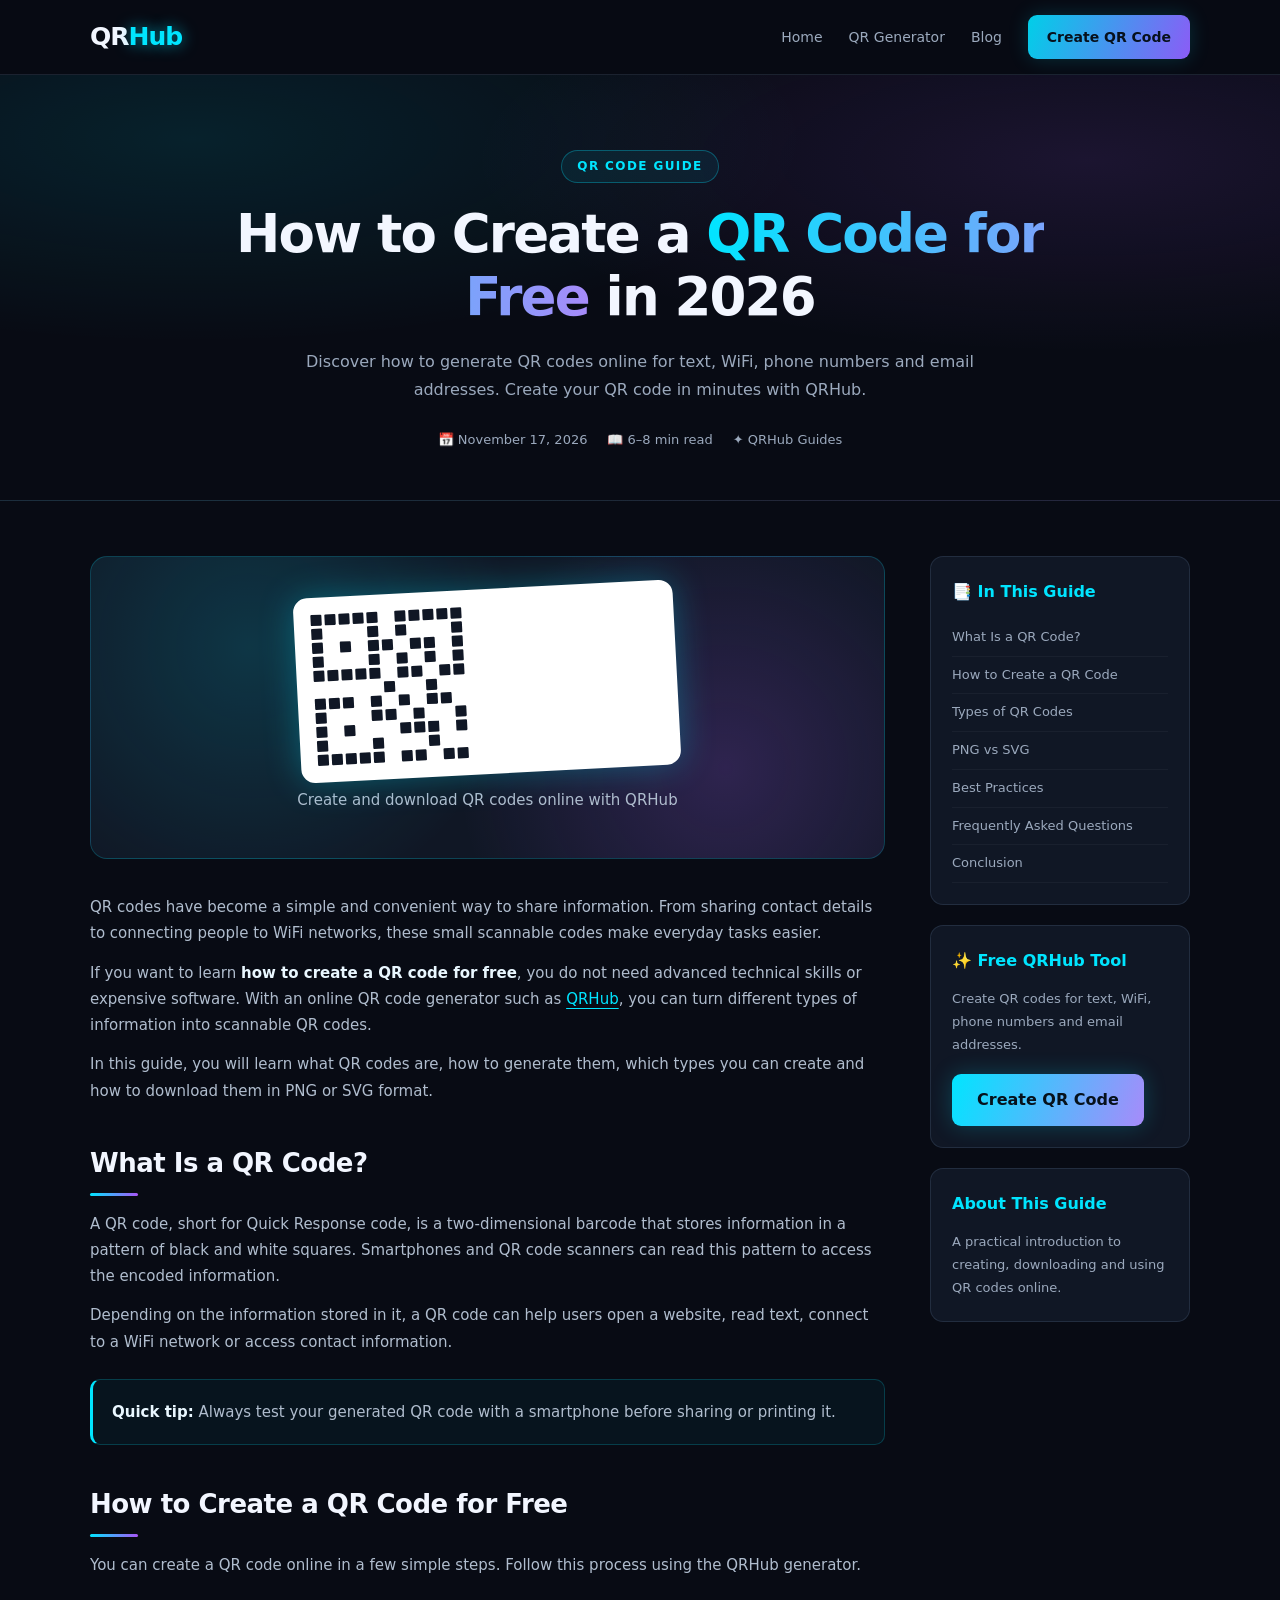
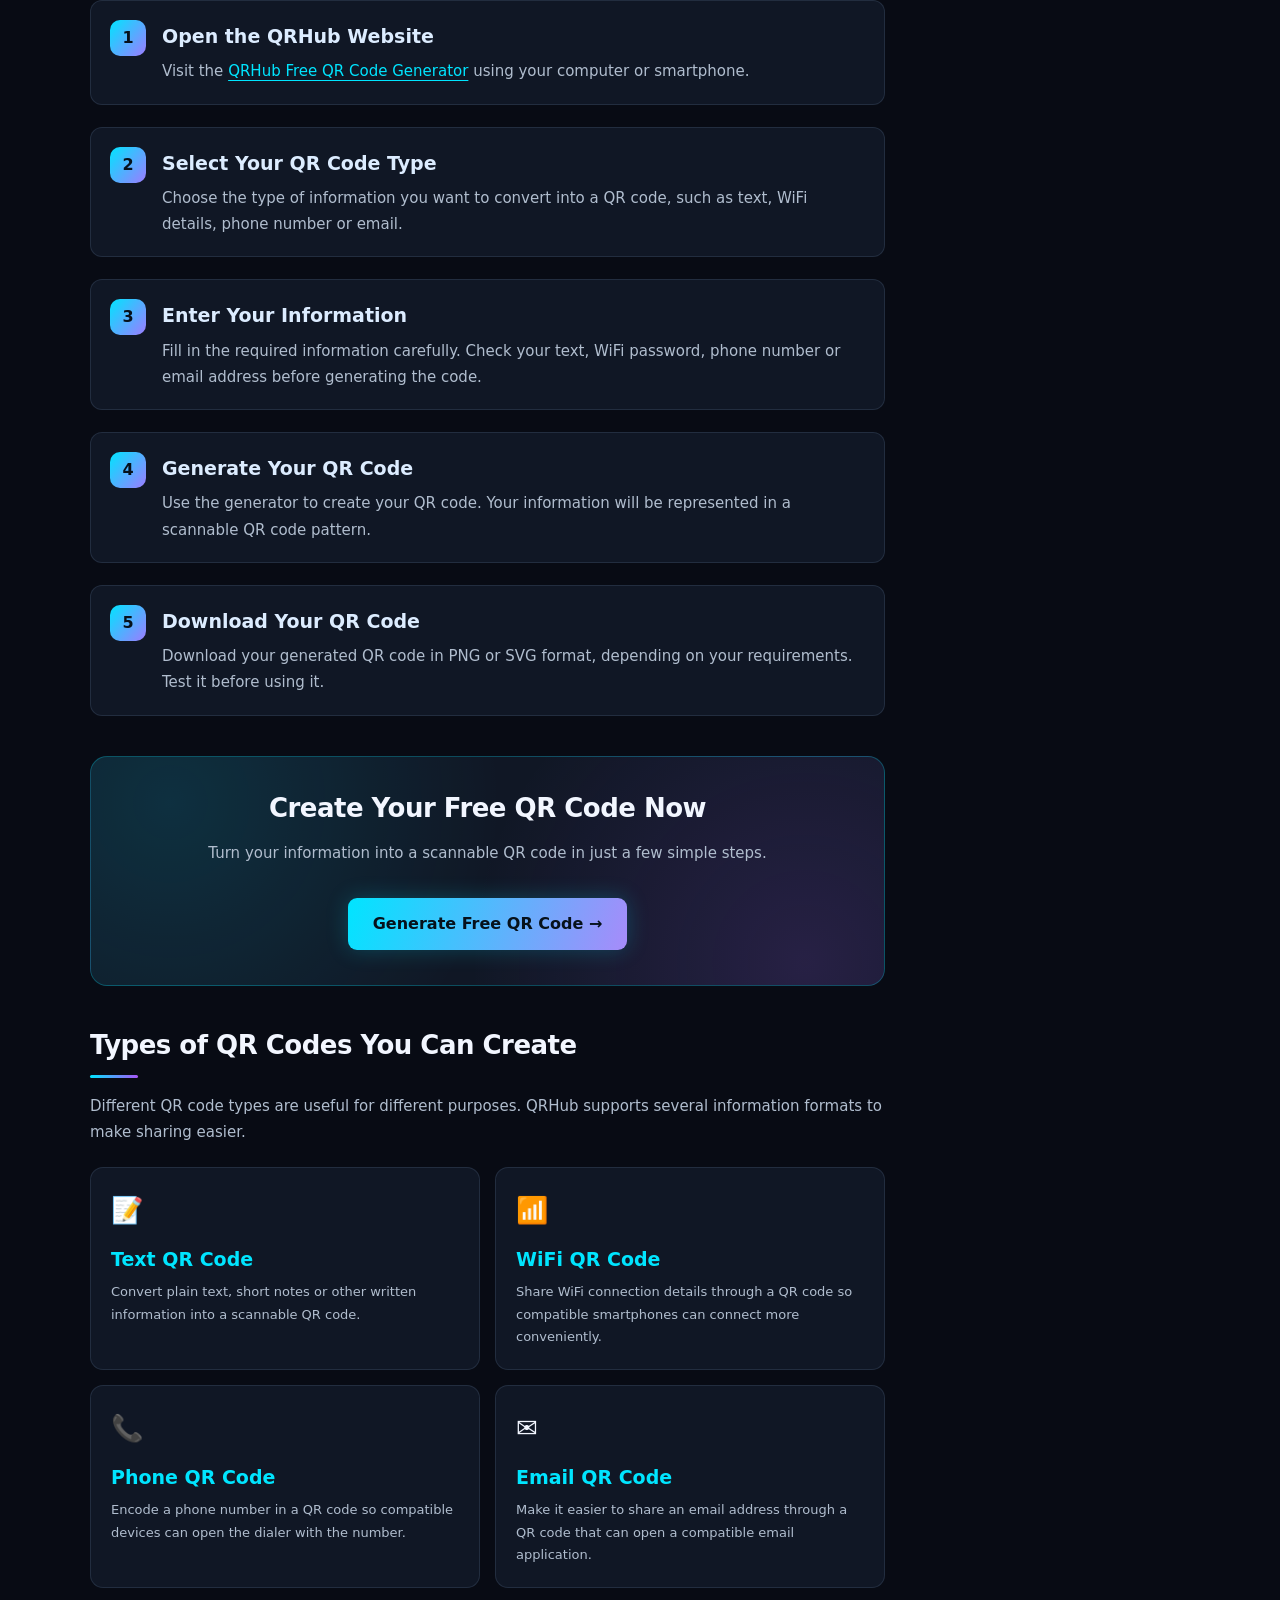
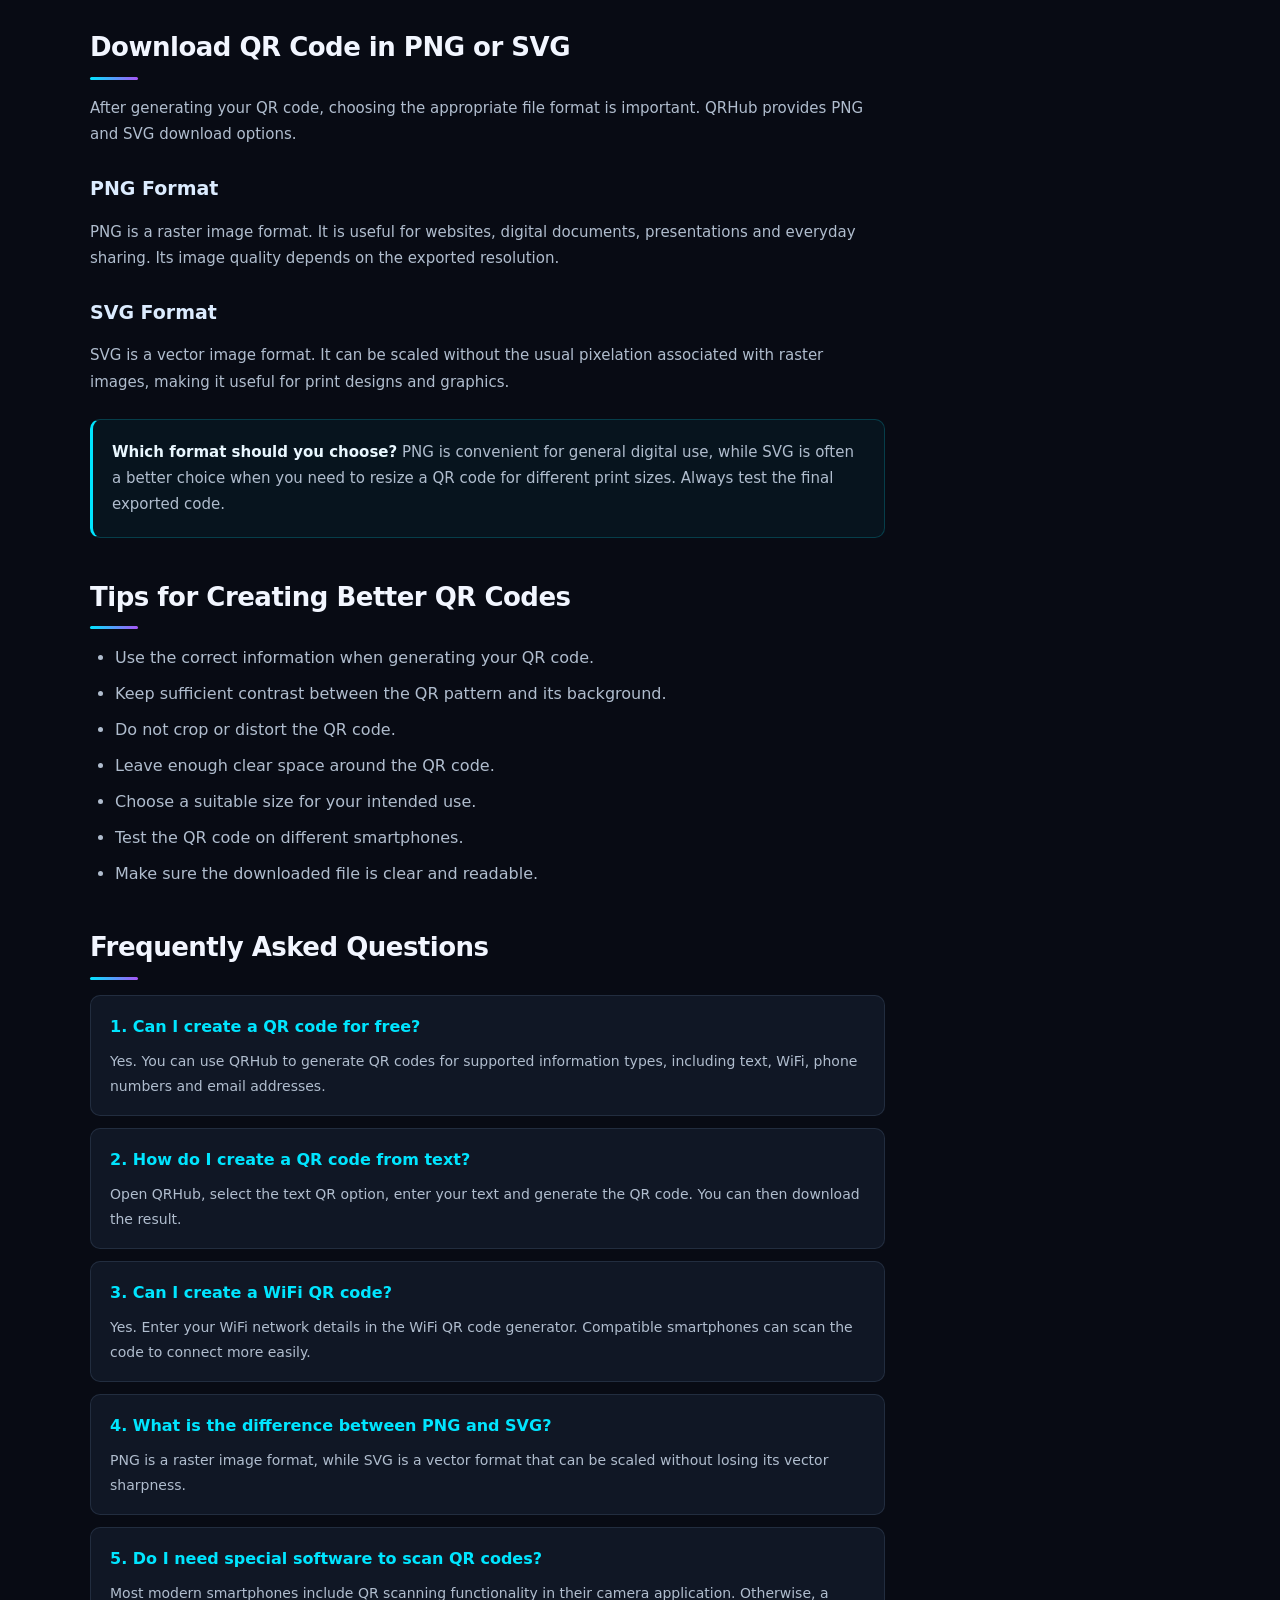
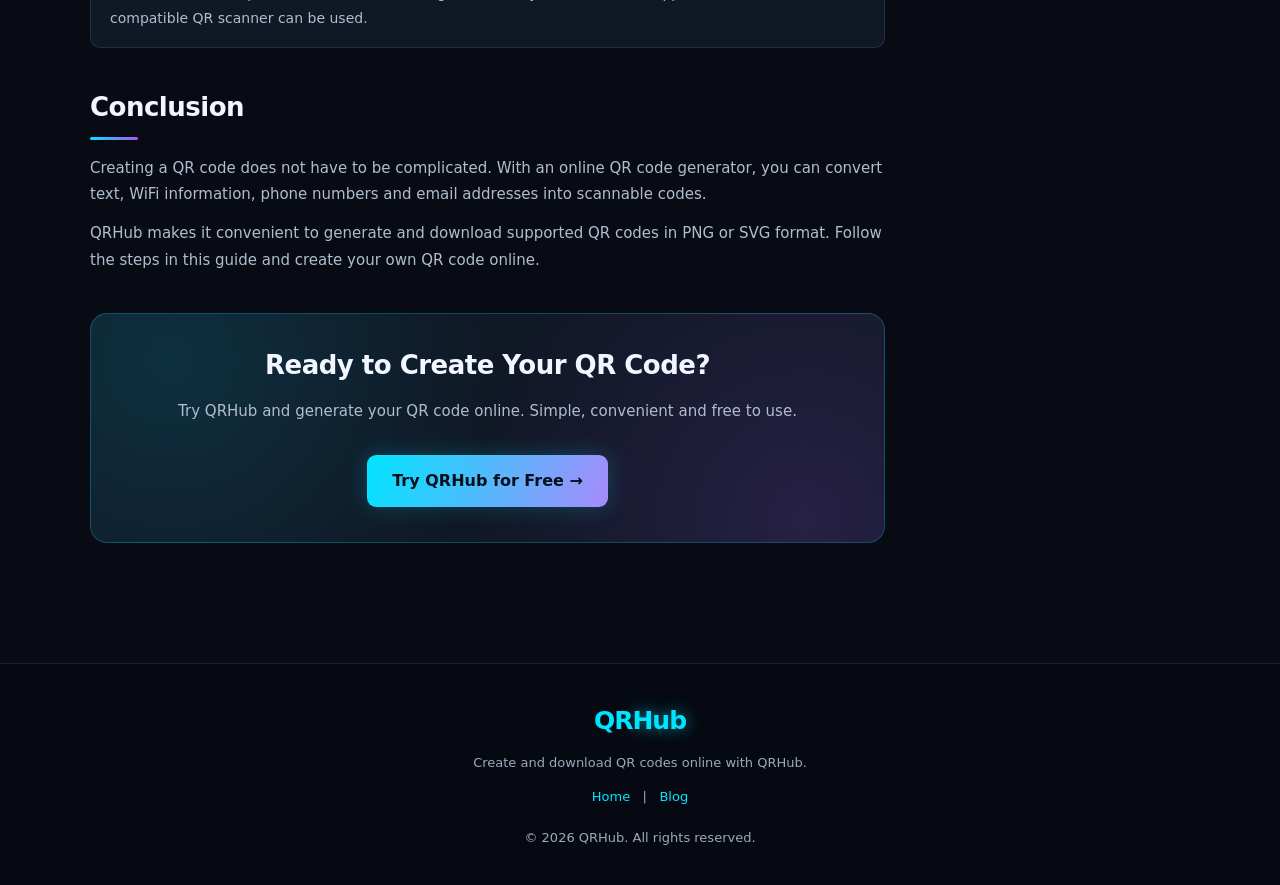
<file: blog/how-to-create-a-qr-code/index.html>
<!DOCTYPE html>
<html lang="en">
<head>
  <meta charset="UTF-8">
  <meta name="viewport" content="width=device-width, initial-scale=1.0">

  <title>How to Create a QR Code for Free in 2026 | QRHub</title>

  <meta name="description" content="Learn how to create a QR code for free in 2026. Use QRHub to generate Text, WiFi, Phone and Email QR codes and download them in PNG or SVG format.">

  <meta name="keywords" content="free QR code generator, how to create a QR code, create QR code online, QR code maker, WiFi QR code, text QR code">

  <meta name="robots" content="index, follow">

  <link rel="canonical" href="https://qrhub-dz2.pages.dev/blog/how-to-create-a-qr-code/">

  <meta name="theme-color" content="#080b14">

  <meta property="og:type" content="article">
  <meta property="og:title" content="How to Create a QR Code for Free in 2026 | QRHub">
  <meta property="og:description" content="Learn how to create free QR codes online with QRHub. Generate Text, WiFi, Phone and Email QR codes.">
  <meta property="og:url" content="https://qrhub-dz2.pages.dev/blog/how-to-create-a-qr-code/">

  <meta name="twitter:card" content="summary_large_image">
  <meta name="twitter:title" content="How to Create a QR Code for Free | QRHub">
  <meta name="twitter:description" content="Create QR codes online for free with QRHub.">

  <script type="application/ld+json">
  {
    "@context": "https://schema.org",
    "@type": "Article",
    "headline": "How to Create a QR Code for Free in 2026",
    "description": "A practical guide to creating free QR codes for text, WiFi, phone numbers and email addresses.",
    "mainEntityOfPage": {
      "@type": "WebPage",
      "@id": "https://qrhub-dz2.pages.dev/blog/how-to-create-a-qr-code/"
    },
    "publisher": {
      "@type": "Organization",
      "name": "QRHub",
      "url": "https://qrhub-dz2.pages.dev/"
    },
    "datePublished": "2026-11-17",
    "dateModified": "2026-11-17"
  }
  </script>

  <style>
    :root {
      --bg: #080b14;
      --surface: #101725;
      --surface2: #141e30;
      --border: rgba(130, 160, 200, 0.16);
      --text: #f2f6ff;
      --muted: #9ba9bd;
      --cyan: #00e5ff;
      --purple: #a855f7;
      --green: #35e6a2;
    }

    * {
      margin: 0;
      padding: 0;
      box-sizing: border-box;
    }

    html {
      scroll-behavior: smooth;
    }

    body {
      background: var(--bg);
      color: var(--text);
      font-family: Inter, system-ui, -apple-system,
        BlinkMacSystemFont, "Segoe UI", sans-serif;
      line-height: 1.75;
    }

    a {
      color: inherit;
      text-decoration: none;
    }

    .container {
      width: min(1100px, 92%);
      margin: auto;
    }

    /* HEADER */

    .navbar {
      background: rgba(8, 11, 20, 0.94);
      border-bottom: 1px solid var(--border);
      position: sticky;
      top: 0;
      z-index: 100;
      backdrop-filter: blur(16px);
    }

    .nav-inner {
      min-height: 74px;
      display: flex;
      justify-content: space-between;
      align-items: center;
      gap: 20px;
    }

    .logo {
      font-size: 25px;
      font-weight: 850;
      letter-spacing: -1px;
    }

    .logo span {
      color: var(--cyan);
      text-shadow: 0 0 15px rgba(0,229,255,.6);
    }

    .nav-links {
      display: flex;
      align-items: center;
      gap: 26px;
      font-size: 14px;
      color: var(--muted);
    }

    .nav-links a:hover {
      color: var(--cyan);
    }

    .nav-button {
      background: linear-gradient(110deg, #00cfe8, #8b5cf6);
      color: #07111c;
      padding: 10px 19px;
      border-radius: 9px;
      font-weight: 750;
      box-shadow: 0 0 20px rgba(0,229,255,.17);
    }

    /* HERO */

    .hero {
      padding: 75px 0 48px;
      text-align: center;
      background:
        radial-gradient(ellipse at 15% 15%,
          rgba(0,229,255,.10), transparent 40%),
        radial-gradient(ellipse at 85% 20%,
          rgba(168,85,247,.12), transparent 40%);
      border-bottom: 1px solid var(--border);
    }

    .tag {
      display: inline-block;
      color: var(--cyan);
      border: 1px solid rgba(0,229,255,.3);
      background: rgba(0,229,255,.07);
      padding: 5px 15px;
      border-radius: 30px;
      font-size: 12px;
      font-weight: 750;
      letter-spacing: 1.4px;
      margin-bottom: 20px;
    }

    .hero h1 {
      max-width: 850px;
      margin: 0 auto 20px;
      font-size: clamp(32px, 5vw, 53px);
      line-height: 1.18;
      letter-spacing: -1.8px;
    }

    .gradient-text {
      background: linear-gradient(90deg, var(--cyan), #a78bfa);
      -webkit-background-clip: text;
      background-clip: text;
      color: transparent;
    }

    .hero p {
      max-width: 680px;
      margin: auto;
      color: var(--muted);
      font-size: 16px;
    }

    .meta {
      display: flex;
      justify-content: center;
      gap: 20px;
      flex-wrap: wrap;
      margin-top: 25px;
      color: var(--muted);
      font-size: 13px;
    }

    /* ARTICLE */

    .article-layout {
      display: grid;
      grid-template-columns: minmax(0, 1fr) 260px;
      gap: 45px;
      padding: 55px 0 80px;
      align-items: start;
    }

    .article {
      min-width: 0;
    }

    .featured {
      border: 1px solid rgba(0,229,255,.2);
      border-radius: 17px;
      padding: 32px;
      margin-bottom: 35px;
      background:
        radial-gradient(circle at 20% 30%,
          rgba(0,229,255,.15), transparent 40%),
        radial-gradient(circle at 80% 70%,
          rgba(168,85,247,.2), transparent 40%),
        var(--surface);
      display: flex;
      justify-content: center;
      align-items: center;
      min-height: 270px;
      overflow: hidden;
    }

    .qr-visual {
      background: white;
      border-radius: 14px;
      padding: 17px;
      box-shadow: 0 0 35px rgba(0,229,255,.3);
      transform: rotate(-3deg);
    }

    .qr-grid {
      display: grid;
      grid-template-columns: repeat(11, 11px);
      grid-template-rows: repeat(11, 11px);
      gap: 3px;
    }

    .qr-grid span {
      background: transparent;
      border-radius: 1px;
    }

    .qr-grid span.on {
      background: #101725;
    }

    .featured-caption {
      color: #b8d6e7;
      text-align: center;
      font-size: 12px;
      margin-top: 17px;
    }

    .article h2 {
      font-size: 26px;
      line-height: 1.3;
      margin: 43px 0 15px;
      letter-spacing: -.5px;
    }

    .article h2::after {
      content: "";
      display: block;
      width: 48px;
      height: 3px;
      margin-top: 12px;
      background: linear-gradient(90deg, var(--cyan), var(--purple));
      border-radius: 5px;
    }

    .article h3 {
      font-size: 19px;
      margin: 25px 0 9px;
      color: #dcecff;
    }

    .article p {
      color: #b0bdce;
      margin: 13px 0;
      font-size: 15px;
    }

    .article ul,
    .article ol {
      padding-left: 25px;
      color: #b0bdce;
      margin: 14px 0;
    }

    .article li {
      margin: 8px 0;
    }

    .article strong {
      color: #e9f7ff;
    }

    .article a:not(.cta) {
      color: var(--cyan);
      text-decoration: underline;
      text-underline-offset: 4px;
    }

    .info-box {
      border: 1px solid rgba(0,229,255,.2);
      border-left: 3px solid var(--cyan);
      background: rgba(0,229,255,.045);
      padding: 19px;
      border-radius: 10px;
      margin: 24px 0;
    }

    .info-box p {
      margin: 0;
    }

    /* STEPS */

    .step {
      display: flex;
      gap: 16px;
      margin: 22px 0;
      padding: 19px;
      border: 1px solid var(--border);
      background: var(--surface);
      border-radius: 12px;
    }

    .step-number {
      flex-shrink: 0;
      width: 36px;
      height: 36px;
      display: grid;
      place-items: center;
      border-radius: 10px;
      color: #06111b;
      font-weight: 850;
      background: linear-gradient(130deg, var(--cyan), #9c7cff);
    }

    .step h3 {
      margin: 0 0 5px;
    }

    .step p {
      margin: 0;
    }

    /* FEATURE CARDS */

    .features {
      display: grid;
      grid-template-columns: repeat(2, 1fr);
      gap: 15px;
      margin: 22px 0;
    }

    .feature-card {
      background: var(--surface);
      border: 1px solid var(--border);
      padding: 20px;
      border-radius: 13px;
      transition: .25s;
    }

    .feature-card:hover {
      border-color: rgba(0,229,255,.5);
      box-shadow: 0 0 20px rgba(0,229,255,.08);
      transform: translateY(-3px);
    }

    .feature-icon {
      font-size: 26px;
      margin-bottom: 9px;
    }

    .feature-card h3 {
      margin: 0 0 5px;
      color: var(--cyan);
    }

    .feature-card p {
      font-size: 13px;
      margin: 0;
    }

    /* CTA */

    .cta-box {
      margin: 40px 0;
      padding: 35px 25px;
      text-align: center;
      border: 1px solid rgba(0,229,255,.25);
      border-radius: 17px;
      background:
        radial-gradient(circle at 10% 20%,
          rgba(0,229,255,.12), transparent 45%),
        radial-gradient(circle at 90% 90%,
          rgba(168,85,247,.15), transparent 45%),
        var(--surface);
    }

    .cta-box h2 {
      margin-top: 0;
    }

    .cta-box h2::after {
      display: none;
    }

    .cta {
      display: inline-block;
      margin-top: 18px;
      padding: 12px 25px;
      background: linear-gradient(110deg, var(--cyan), #a78bfa);
      color: #06111b;
      border-radius: 9px;
      font-weight: 850;
      box-shadow: 0 0 22px rgba(0,229,255,.22);
      transition: .2s;
    }

    .cta:hover {
      transform: translateY(-3px);
      box-shadow: 0 0 30px rgba(0,229,255,.35);
    }

    /* FAQ */

    .faq-item {
      border: 1px solid var(--border);
      background: var(--surface);
      border-radius: 10px;
      padding: 17px 19px;
      margin: 12px 0;
    }

    .faq-item h3 {
      color: var(--cyan);
      margin: 0 0 8px;
      font-size: 16px;
    }

    .faq-item p {
      margin: 0;
      font-size: 14px;
    }

    /* SIDEBAR */

    .sidebar {
      position: sticky;
      top: 100px;
    }

    .side-card {
      background: var(--surface);
      border: 1px solid var(--border);
      border-radius: 13px;
      padding: 21px;
      margin-bottom: 20px;
    }

    .side-card h3 {
      font-size: 16px;
      margin-bottom: 13px;
      color: var(--cyan);
    }

    .toc a {
      display: block;
      color: var(--muted);
      font-size: 13px;
      padding: 7px 0;
      border-bottom: 1px solid rgba(255,255,255,.04);
    }

    .toc a:hover {
      color: var(--cyan);
    }

    .side-card p {
      color: var(--muted);
      font-size: 13px;
    }

    /* FOOTER */

    footer {
      border-top: 1px solid var(--border);
      padding: 35px 0;
      text-align: center;
      background: #060912;
    }

    footer .logo {
      display: inline-block;
      margin-bottom: 9px;
    }

    footer p {
      color: var(--muted);
      font-size: 13px;
    }

    footer a {
      color: var(--cyan);
    }

    /* MOBILE */

    @media (max-width: 800px) {
      .article-layout {
        grid-template-columns: 1fr;
        gap: 20px;
        padding-top: 35px;
      }

      .sidebar {
        position: static;
        order: -1;
      }

      .nav-links {
        gap: 12px;
        font-size: 12px;
      }

      .nav-links .hide-mobile {
        display: none;
      }

      .hero {
        padding: 55px 0 35px;
      }
    }

    @media (max-width: 520px) {
      .nav-inner {
        min-height: 65px;
      }

      .logo {
        font-size: 22px;
      }

      .nav-links {
        gap: 9px;
      }

      .nav-button {
        padding: 8px 11px;
        font-size: 12px;
      }

      .features {
        grid-template-columns: 1fr;
      }

      .article h2 {
        font-size: 22px;
      }

      .featured {
        min-height: 220px;
        padding: 20px;
      }

      .qr-grid {
        grid-template-columns: repeat(11, 8px);
        grid-template-rows: repeat(11, 8px);
        gap: 2px;
      }
    }
  </style>
</head>

<body>

  <!-- HEADER -->

  <header class="navbar">
    <div class="container nav-inner">

      <a href="/" class="logo">
        QR<span>Hub</span>
      </a>

      <nav class="nav-links">
        <a href="/">Home</a>
        <a href="/" class="hide-mobile">QR Generator</a>
        <a href="#blog">Blog</a>
        <a href="/" class="nav-button">Create QR Code</a>
      </nav>

    </div>
  </header>

  <!-- HERO -->

  <section class="hero">
    <div class="container">

      <span class="tag">QR CODE GUIDE</span>

      <h1>
        How to Create a
        <span class="gradient-text">QR Code for Free</span>
        in 2026
      </h1>

      <p>
        Discover how to generate QR codes online for text,
        WiFi, phone numbers and email addresses. Create
        your QR code in minutes with QRHub.
      </p>

      <div class="meta">
        <span>📅 November 17, 2026</span>
        <span>📖 6–8 min read</span>
        <span>✦ QRHub Guides</span>
      </div>

    </div>
  </section>

  <!-- MAIN ARTICLE -->

  <main class="container article-layout">

    <article class="article">

      <!-- FEATURED VISUAL -->

      <div class="featured">
        <div>
          <div class="qr-visual">
            <div class="qr-grid" aria-label="Decorative QR code illustration">
              <span class="on"></span><span class="on"></span><span class="on"></span><span class="on"></span><span class="on"></span><span></span><span class="on"></span><span class="on"></span><span class="on"></span><span class="on"></span><span class="on"></span>
              <span class="on"></span><span></span><span></span><span></span><span class="on"></span><span></span><span class="on"></span><span></span><span></span><span></span><span class="on"></span>
              <span class="on"></span><span></span><span class="on"></span><span></span><span class="on"></span><span class="on"></span><span></span><span class="on"></span><span class="on"></span><span></span><span class="on"></span>
              <span class="on"></span><span></span><span></span><span></span><span class="on"></span><span></span><span class="on"></span><span></span><span class="on"></span><span></span><span class="on"></span>
              <span class="on"></span><span class="on"></span><span class="on"></span><span class="on"></span><span class="on"></span><span></span><span class="on"></span><span class="on"></span><span></span><span class="on"></span><span class="on"></span>
              <span></span><span></span><span></span><span></span><span></span><span class="on"></span><span></span><span></span><span class="on"></span><span></span><span></span>
              <span class="on"></span><span class="on"></span><span class="on"></span><span></span><span class="on"></span><span></span><span class="on"></span><span></span><span class="on"></span><span class="on"></span><span></span>
              <span class="on"></span><span></span><span></span><span></span><span class="on"></span><span class="on"></span><span></span><span class="on"></span><span></span><span></span><span class="on"></span>
              <span class="on"></span><span></span><span class="on"></span><span></span><span></span><span></span><span class="on"></span><span class="on"></span><span class="on"></span><span></span><span class="on"></span>
              <span class="on"></span><span></span><span></span><span></span><span class="on"></span><span></span><span></span><span></span><span class="on"></span><span></span><span></span>
              <span class="on"></span><span class="on"></span><span class="on"></span><span class="on"></span><span class="on"></span><span></span><span class="on"></span><span class="on"></span><span></span><span class="on"></span><span class="on"></span>
            </div>
          </div>

          <p class="featured-caption">
            Create and download QR codes online with QRHub
          </p>
        </div>
      </div>

      <!-- INTRODUCTION -->

      <p>
        QR codes have become a simple and convenient way
        to share information. From sharing contact details
        to connecting people to WiFi networks, these small
        scannable codes make everyday tasks easier.
      </p>

      <p>
        If you want to learn <strong>how to create a QR
        code for free</strong>, you do not need advanced
        technical skills or expensive software. With an
        online QR code generator such as
        <a href="/">QRHub</a>, you can turn different
        types of information into scannable QR codes.
      </p>

      <p>
        In this guide, you will learn what QR codes are,
        how to generate them, which types you can create
        and how to download them in PNG or SVG format.
      </p>

      <h2 id="what-is-qr">What Is a QR Code?</h2>

      <p>
        A QR code, short for Quick Response code, is a
        two-dimensional barcode that stores information
        in a pattern of black and white squares.
        Smartphones and QR code scanners can read this
        pattern to access the encoded information.
      </p>

      <p>
        Depending on the information stored in it, a QR
        code can help users open a website, read text,
        connect to a WiFi network or access contact
        information.
      </p>

      <div class="info-box">
        <p>
          <strong>Quick tip:</strong> Always test your
          generated QR code with a smartphone before
          sharing or printing it.
        </p>
      </div>

      <h2 id="how-to">How to Create a QR Code for Free</h2>

      <p>
        You can create a QR code online in a few simple
        steps. Follow this process using the QRHub
        generator.
      </p>

      <div class="step">
        <div class="step-number">1</div>
        <div>
          <h3>Open the QRHub Website</h3>
          <p>
            Visit the
            <a href="/">QRHub Free QR Code Generator</a>
            using your computer or smartphone.
          </p>
        </div>
      </div>

      <div class="step">
        <div class="step-number">2</div>
        <div>
          <h3>Select Your QR Code Type</h3>
          <p>
            Choose the type of information you want
            to convert into a QR code, such as text,
            WiFi details, phone number or email.
          </p>
        </div>
      </div>

      <div class="step">
        <div class="step-number">3</div>
        <div>
          <h3>Enter Your Information</h3>
          <p>
            Fill in the required information carefully.
            Check your text, WiFi password, phone number
            or email address before generating the code.
          </p>
        </div>
      </div>

      <div class="step">
        <div class="step-number">4</div>
        <div>
          <h3>Generate Your QR Code</h3>
          <p>
            Use the generator to create your QR code.
            Your information will be represented in a
            scannable QR code pattern.
          </p>
        </div>
      </div>

      <div class="step">
        <div class="step-number">5</div>
        <div>
          <h3>Download Your QR Code</h3>
          <p>
            Download your generated QR code in PNG or
            SVG format, depending on your requirements.
            Test it before using it.
          </p>
        </div>
      </div>

      <!-- CTA -->

      <div class="cta-box">
        <h2>Create Your Free QR Code Now</h2>
        <p>
          Turn your information into a scannable QR code
          in just a few simple steps.
        </p>
        <a href="/" class="cta">Generate Free QR Code →</a>
      </div>

      <h2 id="types">Types of QR Codes You Can Create</h2>

      <p>
        Different QR code types are useful for different
        purposes. QRHub supports several information
        formats to make sharing easier.
      </p>

      <div class="features">

        <div class="feature-card">
          <div class="feature-icon">📝</div>
          <h3>Text QR Code</h3>
          <p>
            Convert plain text, short notes or other
            written information into a scannable QR code.
          </p>
        </div>

        <div class="feature-card">
          <div class="feature-icon">📶</div>
          <h3>WiFi QR Code</h3>
          <p>
            Share WiFi connection details through a
            QR code so compatible smartphones can
            connect more conveniently.
          </p>
        </div>

        <div class="feature-card">
          <div class="feature-icon">📞</div>
          <h3>Phone QR Code</h3>
          <p>
            Encode a phone number in a QR code so
            compatible devices can open the dialer
            with the number.
          </p>
        </div>

        <div class="feature-card">
          <div class="feature-icon">✉️</div>
          <h3>Email QR Code</h3>
          <p>
            Make it easier to share an email address
            through a QR code that can open a compatible
            email application.
          </p>
        </div>

      </div>

      <h2 id="formats">Download QR Code in PNG or SVG</h2>

      <p>
        After generating your QR code, choosing the
        appropriate file format is important. QRHub
        provides PNG and SVG download options.
      </p>

      <h3>PNG Format</h3>

      <p>
        PNG is a raster image format. It is useful for
        websites, digital documents, presentations and
        everyday sharing. Its image quality depends
        on the exported resolution.
      </p>

      <h3>SVG Format</h3>

      <p>
        SVG is a vector image format. It can be scaled
        without the usual pixelation associated with
        raster images, making it useful for print
        designs and graphics.
      </p>

      <div class="info-box">
        <p>
          <strong>Which format should you choose?</strong>
          PNG is convenient for general digital use,
          while SVG is often a better choice when you
          need to resize a QR code for different print
          sizes. Always test the final exported code.
        </p>
      </div>

      <h2 id="best-practices">Tips for Creating Better QR Codes</h2>

      <ul>
        <li>Use the correct information when generating your QR code.</li>
        <li>Keep sufficient contrast between the QR pattern and its background.</li>
        <li>Do not crop or distort the QR code.</li>
        <li>Leave enough clear space around the QR code.</li>
        <li>Choose a suitable size for your intended use.</li>
        <li>Test the QR code on different smartphones.</li>
        <li>Make sure the downloaded file is clear and readable.</li>
      </ul>

      <h2 id="faq">Frequently Asked Questions</h2>

      <div class="faq-item">
        <h3>1. Can I create a QR code for free?</h3>
        <p>
          Yes. You can use QRHub to generate QR codes
          for supported information types, including
          text, WiFi, phone numbers and email addresses.
        </p>
      </div>

      <div class="faq-item">
        <h3>2. How do I create a QR code from text?</h3>
        <p>
          Open QRHub, select the text QR option, enter
          your text and generate the QR code. You can
          then download the result.
        </p>
      </div>

      <div class="faq-item">
        <h3>3. Can I create a WiFi QR code?</h3>
        <p>
          Yes. Enter your WiFi network details in the
          WiFi QR code generator. Compatible smartphones
          can scan the code to connect more easily.
        </p>
      </div>

      <div class="faq-item">
        <h3>4. What is the difference between PNG and SVG?</h3>
        <p>
          PNG is a raster image format, while SVG is
          a vector format that can be scaled without
          losing its vector sharpness.
        </p>
      </div>

      <div class="faq-item">
        <h3>5. Do I need special software to scan QR codes?</h3>
        <p>
          Most modern smartphones include QR scanning
          functionality in their camera application.
          Otherwise, a compatible QR scanner can be used.
        </p>
      </div>

      <h2 id="conclusion">Conclusion</h2>

      <p>
        Creating a QR code does not have to be
        complicated. With an online QR code generator,
        you can convert text, WiFi information, phone
        numbers and email addresses into scannable codes.
      </p>

      <p>
        QRHub makes it convenient to generate and
        download supported QR codes in PNG or SVG
        format. Follow the steps in this guide and
        create your own QR code online.
      </p>

      <div class="cta-box">
        <h2>Ready to Create Your QR Code?</h2>
        <p>
          Try QRHub and generate your QR code online.
          Simple, convenient and free to use.
        </p>
        <a href="/" class="cta">Try QRHub for Free →</a>
      </div>

    </article>

    <!-- SIDEBAR -->

    <aside class="sidebar">

      <div class="side-card">
        <h3>📑 In This Guide</h3>

        <nav class="toc">
          <a href="#what-is-qr">What Is a QR Code?</a>
          <a href="#how-to">How to Create a QR Code</a>
          <a href="#types">Types of QR Codes</a>
          <a href="#formats">PNG vs SVG</a>
          <a href="#best-practices">Best Practices</a>
          <a href="#faq">Frequently Asked Questions</a>
          <a href="#conclusion">Conclusion</a>
        </nav>
      </div>

      <div class="side-card">
        <h3>✨ Free QRHub Tool</h3>
        <p>
          Create QR codes for text, WiFi, phone
          numbers and email addresses.
        </p>
        <a href="/" class="cta">Create QR Code</a>
      </div>

      <div class="side-card">
        <h3>About This Guide</h3>
        <p>
          A practical introduction to creating,
          downloading and using QR codes online.
        </p>
      </div>

    </aside>

  </main>

  <!-- FOOTER -->

  <footer>
    <div class="container">

      <a href="/" class="logo">
        QR<span>Hub</span>
      </a>

      <p>
        Create and download QR codes online with QRHub.
      </p>

      <p style="margin-top:12px;">
        <a href="/">Home</a>
        &nbsp; | &nbsp;
        <a href="/blog/">Blog</a>
      </p>

      <p style="margin-top:18px;">
        © 2026 QRHub. All rights reserved.
      </p>

    </div>
  </footer>

</body>
</html>
</file>
